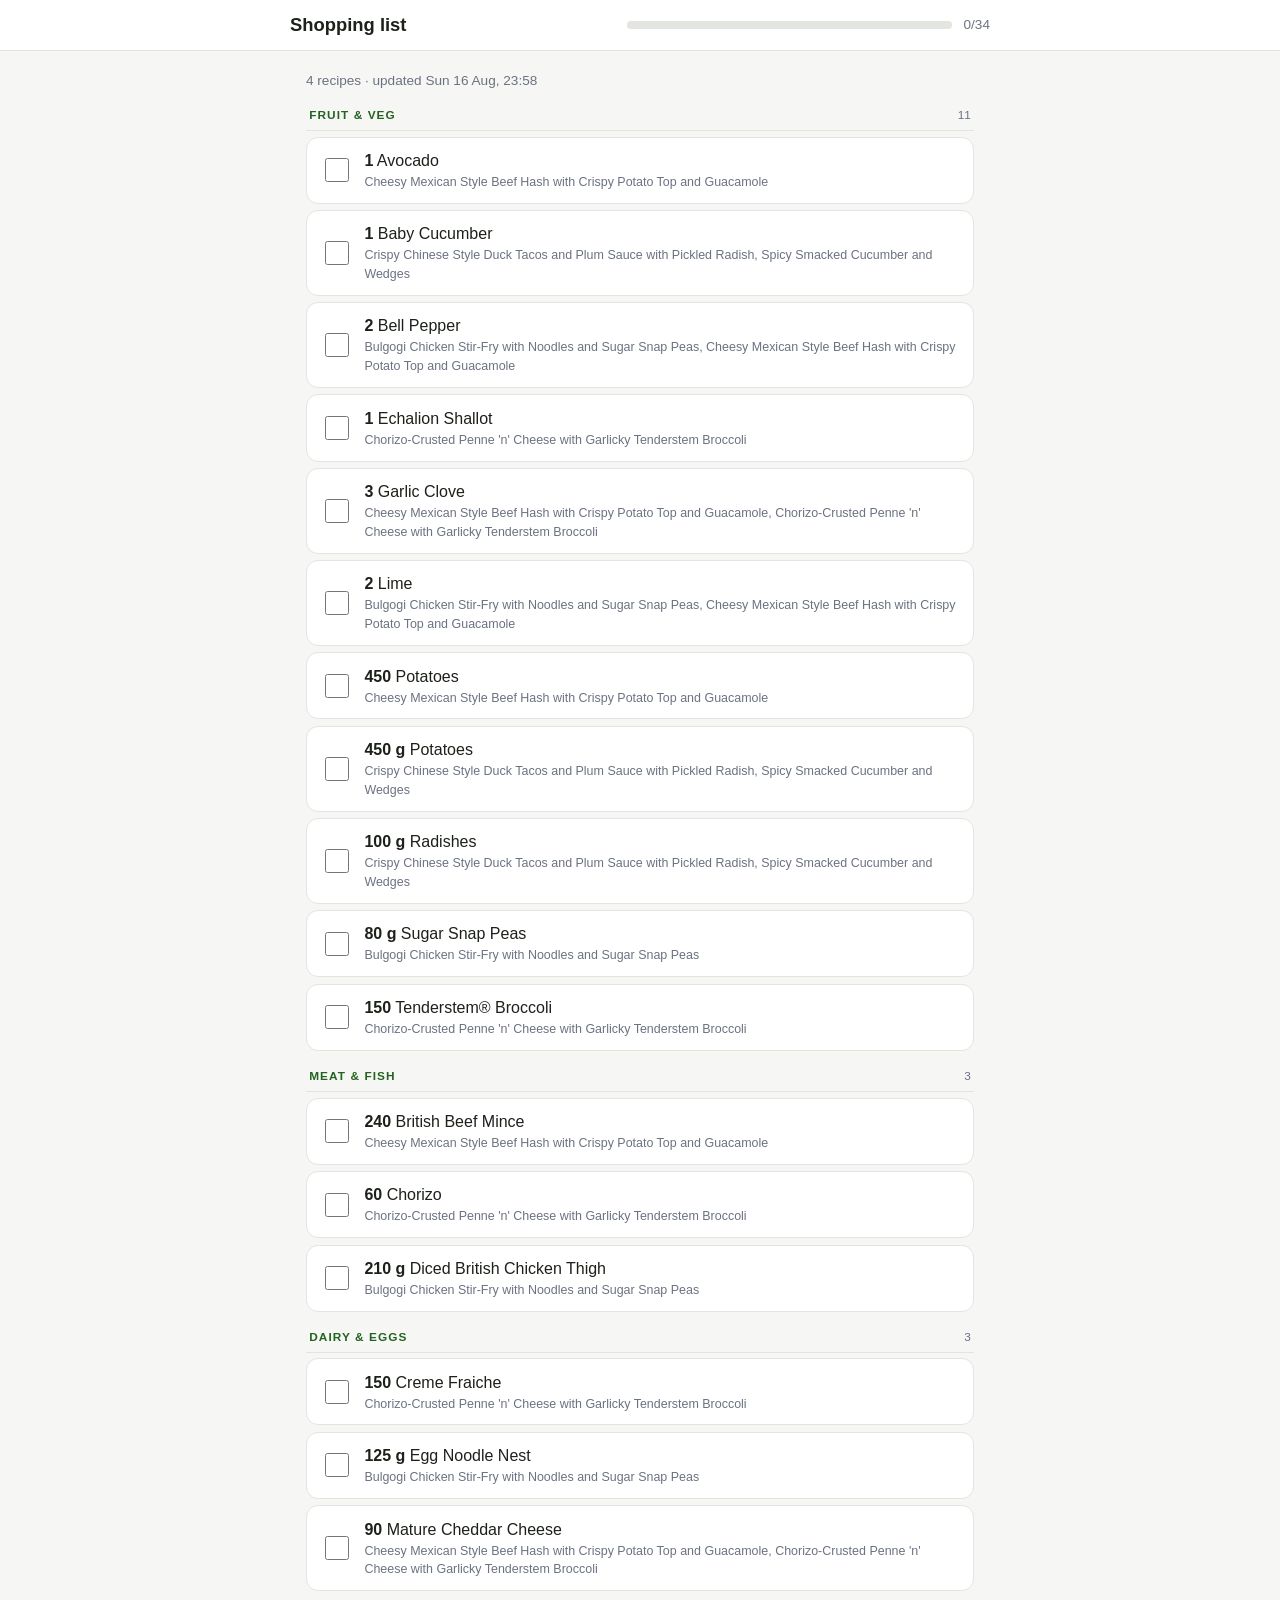
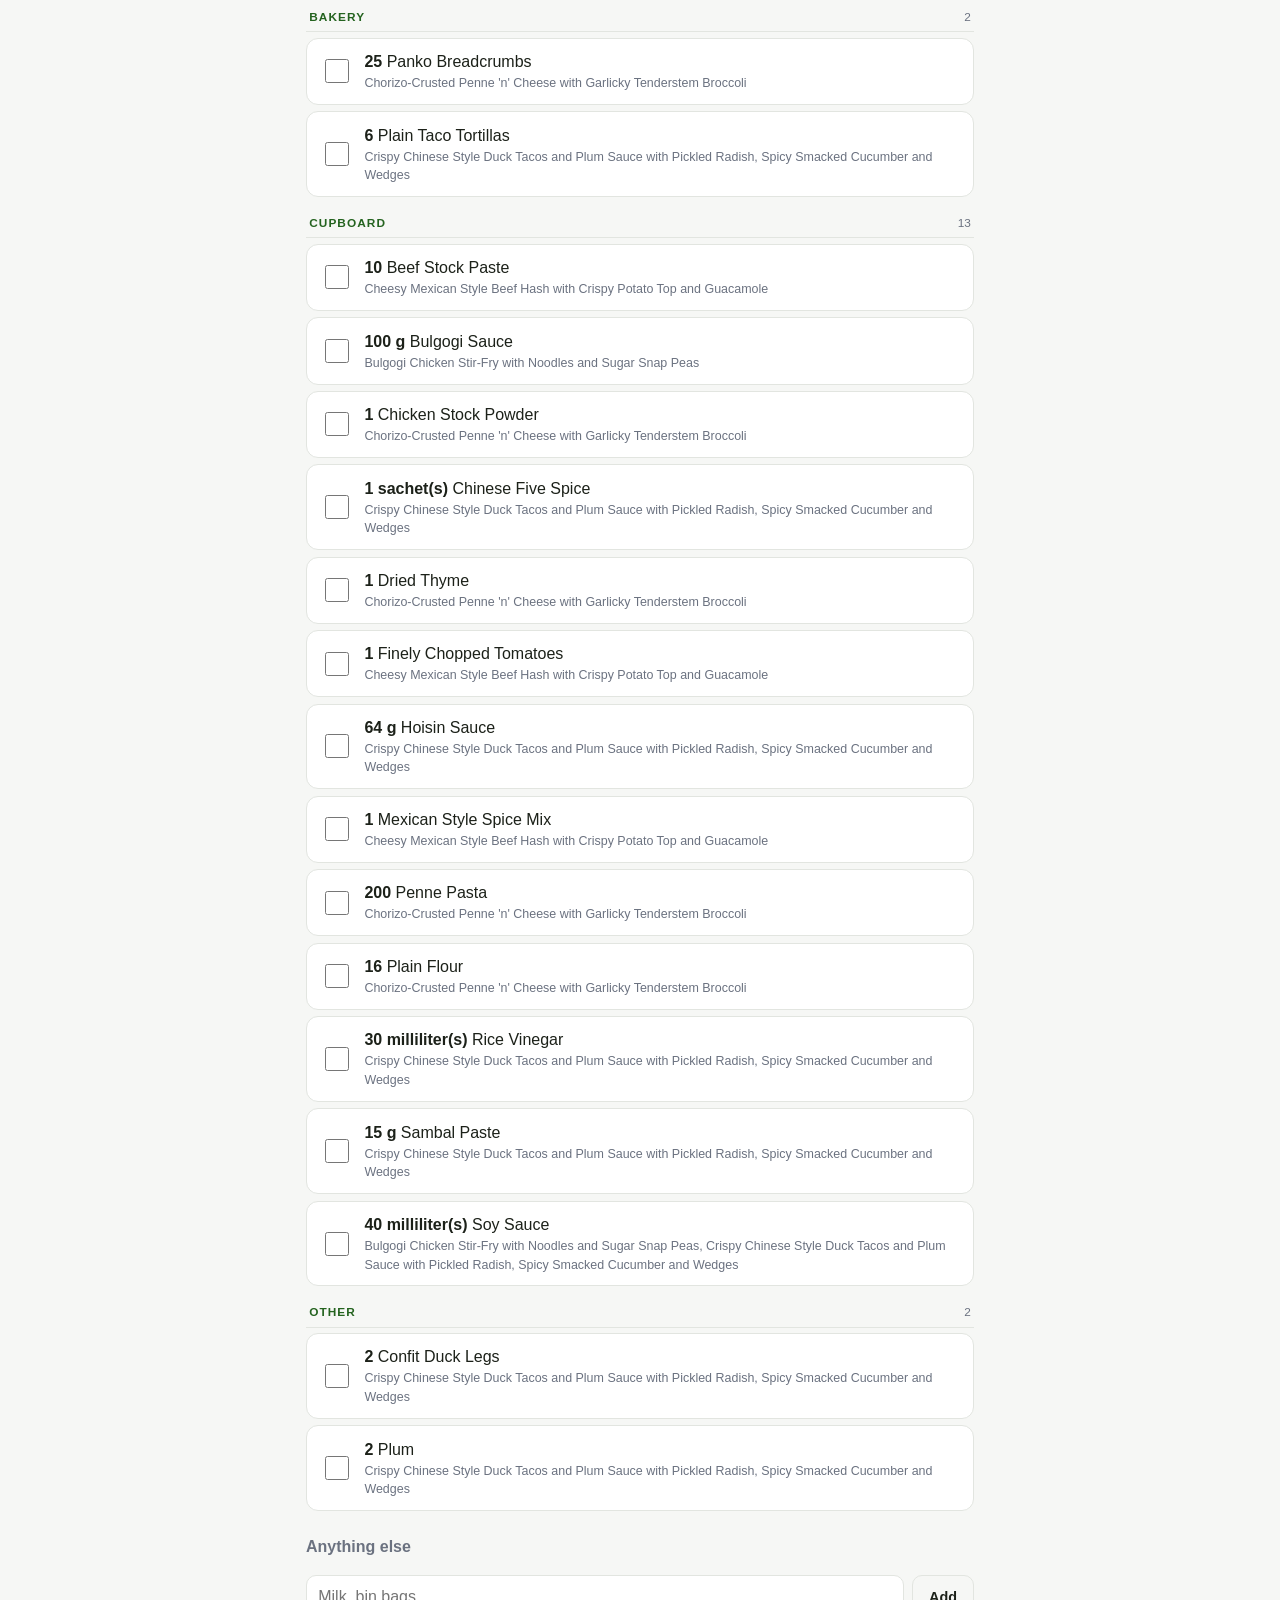
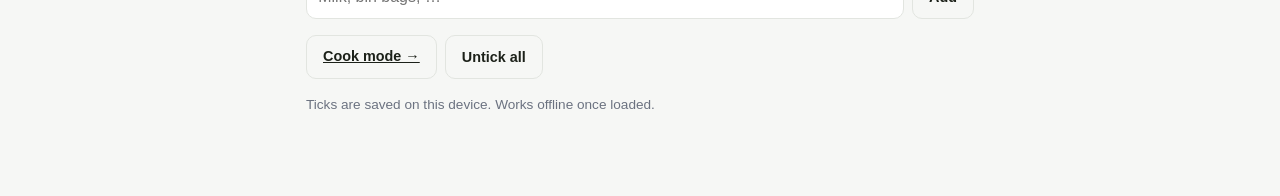
<file: docs/index.html>
<!DOCTYPE html>
<html lang="en">
<head>
<meta charset="UTF-8">
<meta name="viewport" content="width=device-width, initial-scale=1.0">
<meta name="theme-color" content="#2f7d32">
<title>Shopping List</title>
<link rel="manifest" href="./manifest.json">
<link rel="icon" href="./icon.svg" type="image/svg+xml">
<link rel="apple-touch-icon" href="./icon.svg">
<meta name="apple-mobile-web-app-capable" content="yes">
<meta name="apple-mobile-web-app-title" content="Shopping">
<style>
:root {
  --bg:#f6f7f5; --surface:#fff; --border:#e2e5e0; --text:#1c2119;
  --muted:#6b7280; --accent:#2f7d32; --accent-dark:#24631f; --accent-soft:#eaf4ea;
}
@media (prefers-color-scheme: dark) {
  :root {
    --bg:#14171a; --surface:#1d2125; --border:#2d3339; --text:#e8eae7;
    --muted:#9aa3ad; --accent:#5cbf60; --accent-dark:#7bd47f; --accent-soft:#1e2c1f;
  }
}
*{box-sizing:border-box}
body{margin:0;font-family:-apple-system,BlinkMacSystemFont,"Segoe UI",Roboto,Arial,sans-serif;
     background:var(--bg);color:var(--text);line-height:1.5;-webkit-text-size-adjust:100%}
header{position:sticky;top:0;z-index:10;background:var(--surface);
       border-bottom:1px solid var(--border);padding:.7rem 1rem}
.head-row{display:flex;align-items:center;gap:.75rem;max-width:700px;margin:0 auto}
h1{font-size:1.15rem;margin:0;flex:1}
main{max-width:700px;margin:0 auto;padding:1rem 1rem 4rem}
.track{flex:1;height:8px;background:var(--border);border-radius:999px;overflow:hidden}
.fill{height:100%;background:var(--accent);transition:width .25s ease}
.count{font-size:.85rem;color:var(--muted);white-space:nowrap}
ul{list-style:none;margin:0;padding:0}
li{background:var(--surface);border:1px solid var(--border);border-radius:12px;
   margin-bottom:.4rem;overflow:hidden}
label{display:flex;align-items:center;gap:.75rem;padding:.7rem .9rem;
      min-height:56px;cursor:pointer}
input[type=checkbox]{width:24px;height:24px;accent-color:var(--accent);flex:0 0 auto;cursor:pointer}
.txt{flex:1;min-width:0}
.qty{font-weight:700}
.for{display:block;font-size:.78rem;color:var(--muted)}
li.done{opacity:.5}
li.done .txt{text-decoration:line-through}
/* Aisle signposts: readable while scanning one-handed, without competing
   with the items themselves. */
li.aisle-head{background:transparent;border:none;border-radius:0;margin:1.1rem 0 .35rem;
  padding:0 .2rem .3rem;border-bottom:1px solid var(--border);
  font-size:.74rem;font-weight:700;text-transform:uppercase;letter-spacing:.09em;
  color:var(--accent-dark);display:flex;justify-content:space-between;align-items:baseline}
li.aisle-head:first-child{margin-top:0}
li.aisle-head .n{font-weight:500;color:var(--muted);letter-spacing:0}
.pill{display:inline-block;font-size:.7rem;font-weight:700;text-transform:uppercase;
      letter-spacing:.03em;padding:.1rem .45rem;border-radius:999px;
      background:var(--accent-soft);color:var(--accent-dark);border:1px solid var(--border)}
.meta{color:var(--muted);font-size:.85rem;margin:.25rem 0 1rem}
.btn{display:inline-flex;align-items:center;justify-content:center;min-height:44px;
     padding:.5rem 1rem;border:1px solid var(--border);border-radius:10px;
     background:transparent;color:var(--text);font-size:.9rem;font-weight:600;
     cursor:pointer;font-family:inherit}
.btn:hover{background:var(--accent-soft);color:var(--accent-dark)}
.row{display:flex;gap:.5rem;margin:1rem 0;flex-wrap:wrap}
.add{display:flex;gap:.5rem;margin-top:1rem}
.add input[type=text]{flex:1;padding:.65rem .7rem;min-height:44px;border:1px solid var(--border);
     border-radius:10px;background:var(--surface);color:var(--text);font-size:1rem}
h2{font-size:1rem;margin:1.5rem 0 .5rem;color:var(--muted)}
.empty{text-align:center;padding:2rem 1rem;color:var(--muted)}
</style>
</head>
<body>
<header>
  <div class="head-row">
    <h1>Shopping list</h1>
    <div class="track"><div class="fill" id="fill"></div></div>
    <span class="count" id="count"></span>
  </div>
</header>
<main>
  <p class="meta">4 recipes &middot; updated Sun 16 Aug, 23:58</p>
  <ul id="list"><li class="aisle-head">Fruit &amp; Veg<span class="n">11</span></li>
<li><label><input type="checkbox" data-key="avocado|"><span class="txt"><span class="qty">1</span> Avocado<span class="for">Cheesy Mexican Style Beef Hash with Crispy Potato Top and Guacamole</span></span></label></li>
<li><label><input type="checkbox" data-key="baby cucumber|"><span class="txt"><span class="qty">1</span> Baby Cucumber<span class="for">Crispy Chinese Style Duck Tacos and Plum Sauce with Pickled Radish, Spicy Smacked Cucumber and Wedges</span></span></label></li>
<li><label><input type="checkbox" data-key="bell pepper|"><span class="txt"><span class="qty">2</span> Bell Pepper<span class="for">Bulgogi Chicken Stir-Fry with Noodles and Sugar Snap Peas, Cheesy Mexican Style Beef Hash with Crispy Potato Top and Guacamole</span></span></label></li>
<li><label><input type="checkbox" data-key="echalion shallot|"><span class="txt"><span class="qty">1</span> Echalion Shallot<span class="for">Chorizo-Crusted Penne &#x27;n&#x27; Cheese with Garlicky Tenderstem Broccoli</span></span></label></li>
<li><label><input type="checkbox" data-key="garlic|"><span class="txt"><span class="qty">3</span> Garlic Clove<span class="for">Cheesy Mexican Style Beef Hash with Crispy Potato Top and Guacamole, Chorizo-Crusted Penne &#x27;n&#x27; Cheese with Garlicky Tenderstem Broccoli</span></span></label></li>
<li><label><input type="checkbox" data-key="lime|"><span class="txt"><span class="qty">2</span> Lime<span class="for">Bulgogi Chicken Stir-Fry with Noodles and Sugar Snap Peas, Cheesy Mexican Style Beef Hash with Crispy Potato Top and Guacamole</span></span></label></li>
<li><label><input type="checkbox" data-key="potato|"><span class="txt"><span class="qty">450</span> Potatoes<span class="for">Cheesy Mexican Style Beef Hash with Crispy Potato Top and Guacamole</span></span></label></li>
<li><label><input type="checkbox" data-key="potato|g"><span class="txt"><span class="qty">450 g</span> Potatoes<span class="for">Crispy Chinese Style Duck Tacos and Plum Sauce with Pickled Radish, Spicy Smacked Cucumber and Wedges</span></span></label></li>
<li><label><input type="checkbox" data-key="radishes|g"><span class="txt"><span class="qty">100 g</span> Radishes<span class="for">Crispy Chinese Style Duck Tacos and Plum Sauce with Pickled Radish, Spicy Smacked Cucumber and Wedges</span></span></label></li>
<li><label><input type="checkbox" data-key="sugar snap peas|g"><span class="txt"><span class="qty">80 g</span> Sugar Snap Peas<span class="for">Bulgogi Chicken Stir-Fry with Noodles and Sugar Snap Peas</span></span></label></li>
<li><label><input type="checkbox" data-key="tenderstem® broccoli|"><span class="txt"><span class="qty">150</span> Tenderstem® Broccoli<span class="for">Chorizo-Crusted Penne &#x27;n&#x27; Cheese with Garlicky Tenderstem Broccoli</span></span></label></li>
<li class="aisle-head">Meat &amp; Fish<span class="n">3</span></li>
<li><label><input type="checkbox" data-key="british beef mince|"><span class="txt"><span class="qty">240</span> British Beef Mince<span class="for">Cheesy Mexican Style Beef Hash with Crispy Potato Top and Guacamole</span></span></label></li>
<li><label><input type="checkbox" data-key="chorizo|"><span class="txt"><span class="qty">60</span> Chorizo<span class="for">Chorizo-Crusted Penne &#x27;n&#x27; Cheese with Garlicky Tenderstem Broccoli</span></span></label></li>
<li><label><input type="checkbox" data-key="diced british chicken thigh|g"><span class="txt"><span class="qty">210 g</span> Diced British Chicken Thigh<span class="for">Bulgogi Chicken Stir-Fry with Noodles and Sugar Snap Peas</span></span></label></li>
<li class="aisle-head">Dairy &amp; Eggs<span class="n">3</span></li>
<li><label><input type="checkbox" data-key="creme fraiche|"><span class="txt"><span class="qty">150</span> Creme Fraiche<span class="for">Chorizo-Crusted Penne &#x27;n&#x27; Cheese with Garlicky Tenderstem Broccoli</span></span></label></li>
<li><label><input type="checkbox" data-key="egg noodle nest|g"><span class="txt"><span class="qty">125 g</span> Egg Noodle Nest<span class="for">Bulgogi Chicken Stir-Fry with Noodles and Sugar Snap Peas</span></span></label></li>
<li><label><input type="checkbox" data-key="mature cheddar cheese|"><span class="txt"><span class="qty">90</span> Mature Cheddar Cheese<span class="for">Cheesy Mexican Style Beef Hash with Crispy Potato Top and Guacamole, Chorizo-Crusted Penne &#x27;n&#x27; Cheese with Garlicky Tenderstem Broccoli</span></span></label></li>
<li class="aisle-head">Bakery<span class="n">2</span></li>
<li><label><input type="checkbox" data-key="panko breadcrumbs|"><span class="txt"><span class="qty">25</span> Panko Breadcrumbs<span class="for">Chorizo-Crusted Penne &#x27;n&#x27; Cheese with Garlicky Tenderstem Broccoli</span></span></label></li>
<li><label><input type="checkbox" data-key="plain taco tortillas|"><span class="txt"><span class="qty">6</span> Plain Taco Tortillas<span class="for">Crispy Chinese Style Duck Tacos and Plum Sauce with Pickled Radish, Spicy Smacked Cucumber and Wedges</span></span></label></li>
<li class="aisle-head">Cupboard<span class="n">13</span></li>
<li><label><input type="checkbox" data-key="beef stock paste|"><span class="txt"><span class="qty">10</span> Beef Stock Paste<span class="for">Cheesy Mexican Style Beef Hash with Crispy Potato Top and Guacamole</span></span></label></li>
<li><label><input type="checkbox" data-key="bulgogi sauce|g"><span class="txt"><span class="qty">100 g</span> Bulgogi Sauce<span class="for">Bulgogi Chicken Stir-Fry with Noodles and Sugar Snap Peas</span></span></label></li>
<li><label><input type="checkbox" data-key="chicken stock powder|"><span class="txt"><span class="qty">1</span> Chicken Stock Powder<span class="for">Chorizo-Crusted Penne &#x27;n&#x27; Cheese with Garlicky Tenderstem Broccoli</span></span></label></li>
<li><label><input type="checkbox" data-key="chinese five spice|sachet(s)"><span class="txt"><span class="qty">1 sachet(s)</span> Chinese Five Spice<span class="for">Crispy Chinese Style Duck Tacos and Plum Sauce with Pickled Radish, Spicy Smacked Cucumber and Wedges</span></span></label></li>
<li><label><input type="checkbox" data-key="dried thyme|"><span class="txt"><span class="qty">1</span> Dried Thyme<span class="for">Chorizo-Crusted Penne &#x27;n&#x27; Cheese with Garlicky Tenderstem Broccoli</span></span></label></li>
<li><label><input type="checkbox" data-key="finely chopped tomatoes|"><span class="txt"><span class="qty">1</span> Finely Chopped Tomatoes<span class="for">Cheesy Mexican Style Beef Hash with Crispy Potato Top and Guacamole</span></span></label></li>
<li><label><input type="checkbox" data-key="hoisin sauce|g"><span class="txt"><span class="qty">64 g</span> Hoisin Sauce<span class="for">Crispy Chinese Style Duck Tacos and Plum Sauce with Pickled Radish, Spicy Smacked Cucumber and Wedges</span></span></label></li>
<li><label><input type="checkbox" data-key="mexican style spice mix|"><span class="txt"><span class="qty">1</span> Mexican Style Spice Mix<span class="for">Cheesy Mexican Style Beef Hash with Crispy Potato Top and Guacamole</span></span></label></li>
<li><label><input type="checkbox" data-key="penne pasta|"><span class="txt"><span class="qty">200</span> Penne Pasta<span class="for">Chorizo-Crusted Penne &#x27;n&#x27; Cheese with Garlicky Tenderstem Broccoli</span></span></label></li>
<li><label><input type="checkbox" data-key="plain flour|"><span class="txt"><span class="qty">16</span> Plain Flour<span class="for">Chorizo-Crusted Penne &#x27;n&#x27; Cheese with Garlicky Tenderstem Broccoli</span></span></label></li>
<li><label><input type="checkbox" data-key="rice vinegar|milliliter(s)"><span class="txt"><span class="qty">30 milliliter(s)</span> Rice Vinegar<span class="for">Crispy Chinese Style Duck Tacos and Plum Sauce with Pickled Radish, Spicy Smacked Cucumber and Wedges</span></span></label></li>
<li><label><input type="checkbox" data-key="sambal paste|g"><span class="txt"><span class="qty">15 g</span> Sambal Paste<span class="for">Crispy Chinese Style Duck Tacos and Plum Sauce with Pickled Radish, Spicy Smacked Cucumber and Wedges</span></span></label></li>
<li><label><input type="checkbox" data-key="soy sauce|milliliter(s)"><span class="txt"><span class="qty">40 milliliter(s)</span> Soy Sauce<span class="for">Bulgogi Chicken Stir-Fry with Noodles and Sugar Snap Peas, Crispy Chinese Style Duck Tacos and Plum Sauce with Pickled Radish, Spicy Smacked Cucumber and Wedges</span></span></label></li>
<li class="aisle-head">Other<span class="n">2</span></li>
<li><label><input type="checkbox" data-key="confit duck legs|"><span class="txt"><span class="qty">2</span> Confit Duck Legs<span class="for">Crispy Chinese Style Duck Tacos and Plum Sauce with Pickled Radish, Spicy Smacked Cucumber and Wedges</span></span></label></li>
<li><label><input type="checkbox" data-key="plum|"><span class="txt"><span class="qty">2</span> Plum<span class="for">Crispy Chinese Style Duck Tacos and Plum Sauce with Pickled Radish, Spicy Smacked Cucumber and Wedges</span></span></label></li></ul>

  <h2>Anything else</h2>
  <div class="add">
    <input type="text" id="extra" placeholder="Milk, bin bags, …" autocomplete="off">
    <button class="btn" id="add-btn">Add</button>
  </div>
  <ul id="extras"></ul>

  <div class="row">
    <a class="btn" href="./cook.html">Cook mode &rarr;</a>
    <button class="btn" id="reset">Untick all</button>
  </div>
  <p class="meta">Ticks are saved on this device. Works offline once loaded.</p>
</main>

<script>
(function () {
  // Ticks are keyed by ingredient, not by position, so republishing the list
  // after adding a recipe keeps everything you'd already ticked.
  var STORE = 'shopping-ticks-v1';
  var EXTRAS = 'shopping-extras-v1';

  function load(key) {
    try { return JSON.parse(localStorage.getItem(key)) || {}; }
    catch (e) { return {}; }
  }
  function save(key, val) {
    try { localStorage.setItem(key, JSON.stringify(val)); } catch (e) {}
  }

  var ticks = load(STORE);
  var extras = load(EXTRAS);
  if (!Array.isArray(extras.items)) extras = { items: [] };

  function refresh() {
    var boxes = document.querySelectorAll('input[type=checkbox]');
    var done = 0;
    boxes.forEach(function (b) { if (b.checked) done++; });
    var total = boxes.length;
    document.getElementById('fill').style.width = total ? (done / total * 100) + '%' : '0%';
    document.getElementById('count').textContent = done + '/' + total;
  }

  function wire(box) {
    box.addEventListener('change', function () {
      box.closest('li').classList.toggle('done', box.checked);
      if (box.dataset.key) {
        ticks[box.dataset.key] = box.checked;
        save(STORE, ticks);
      } else {
        var i = parseInt(box.dataset.extra, 10);
        extras.items[i].done = box.checked;
        save(EXTRAS, extras);
      }
      refresh();
    });
  }

  document.querySelectorAll('#list input[type=checkbox]').forEach(function (box) {
    if (ticks[box.dataset.key]) {
      box.checked = true;
      box.closest('li').classList.add('done');
    }
    wire(box);
  });

  function renderExtras() {
    var ul = document.getElementById('extras');
    ul.innerHTML = '';
    extras.items.forEach(function (item, i) {
      var li = document.createElement('li');
      if (item.done) li.className = 'done';
      var label = document.createElement('label');
      var box = document.createElement('input');
      box.type = 'checkbox';
      box.dataset.extra = i;
      box.checked = !!item.done;
      var span = document.createElement('span');
      span.className = 'txt';
      // textContent, not innerHTML - whatever gets typed here is never markup.
      span.textContent = item.text;
      label.appendChild(box);
      label.appendChild(span);
      li.appendChild(label);
      ul.appendChild(li);
      wire(box);
    });
    refresh();
  }

  document.getElementById('add-btn').addEventListener('click', function () {
    var input = document.getElementById('extra');
    var text = input.value.trim();
    if (!text) return;
    extras.items.push({ text: text, done: false });
    save(EXTRAS, extras);
    input.value = '';
    renderExtras();
  });

  document.getElementById('extra').addEventListener('keydown', function (e) {
    if (e.key === 'Enter') { e.preventDefault(); document.getElementById('add-btn').click(); }
  });

  document.getElementById('reset').addEventListener('click', function () {
    if (!confirm('Untick everything?')) return;
    ticks = {};
    save(STORE, ticks);
    extras.items.forEach(function (i) { i.done = false; });
    save(EXTRAS, extras);
    document.querySelectorAll('#list input[type=checkbox]').forEach(function (b) {
      b.checked = false;
      b.closest('li').classList.remove('done');
    });
    renderExtras();
  });

  renderExtras();

  if ('serviceWorker' in navigator) {
    navigator.serviceWorker.register('./sw.js').catch(function () {});
  }
})();
</script>
</body>
</html>
</file>
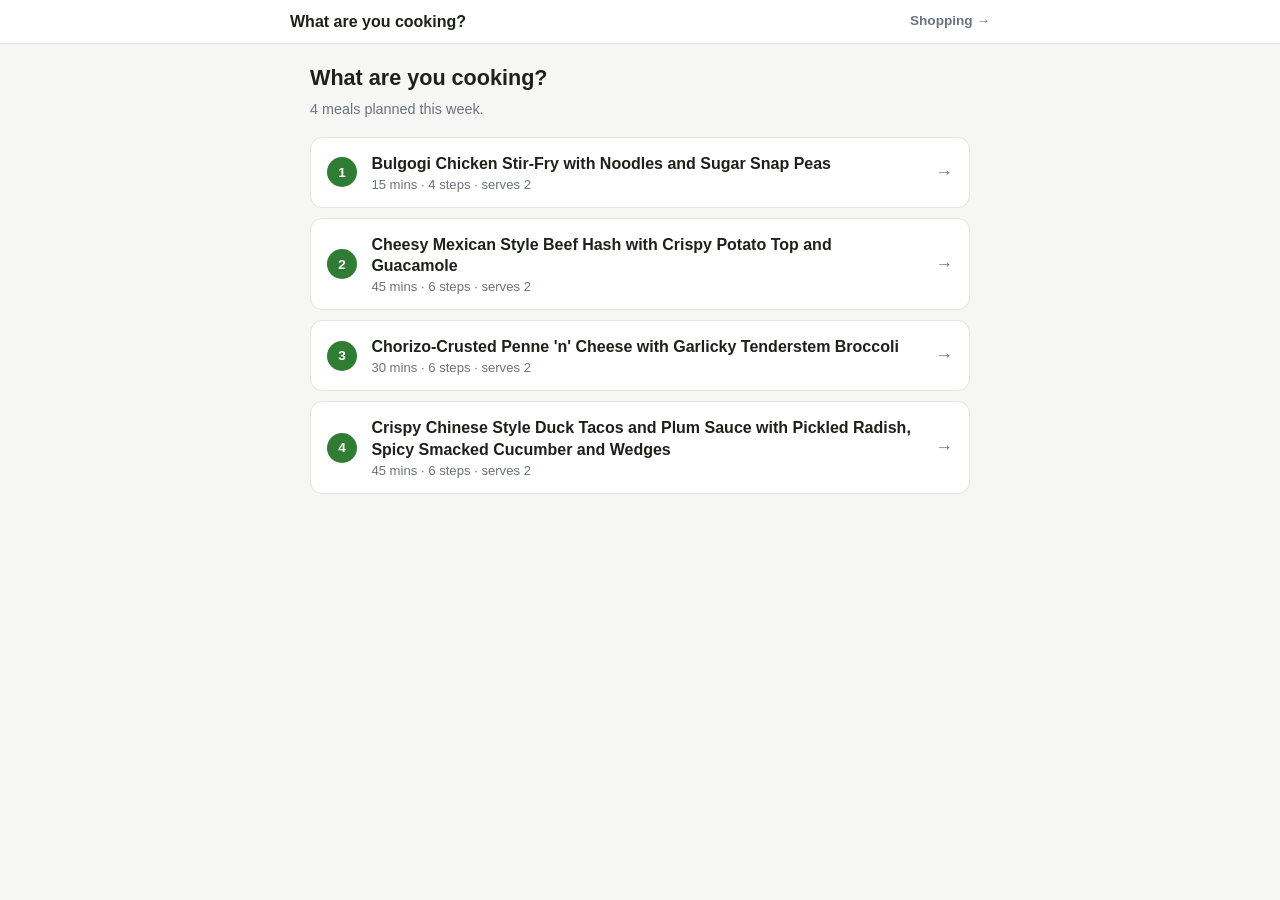
<file: docs/cook.html>
<!DOCTYPE html>
<html lang="en">
<head>
<meta charset="UTF-8">
<meta name="viewport" content="width=device-width, initial-scale=1.0">
<meta name="theme-color" content="#2f7d32">
<title>Cook</title>
<link rel="manifest" href="./manifest.json">
<link rel="icon" href="./icon.svg" type="image/svg+xml">
<link rel="apple-touch-icon" href="./icon.svg">
<meta name="apple-mobile-web-app-capable" content="yes">
<style>
:root {
  --bg:#f6f7f5; --surface:#fff; --border:#e2e5e0; --text:#1c2119;
  --muted:#6b7280; --accent:#2f7d32; --accent-dark:#24631f; --accent-soft:#eaf4ea;
}
@media (prefers-color-scheme: dark) {
  :root {
    --bg:#14171a; --surface:#1d2125; --border:#2d3339; --text:#e8eae7;
    --muted:#9aa3ad; --accent:#5cbf60; --accent-dark:#7bd47f; --accent-soft:#1e2c1f;
  }
}
*{box-sizing:border-box}
html,body{height:100%}
body{margin:0;font-family:-apple-system,BlinkMacSystemFont,"Segoe UI",Roboto,Arial,sans-serif;
     background:var(--bg);color:var(--text);line-height:1.5;-webkit-text-size-adjust:100%;
     display:flex;flex-direction:column;overscroll-behavior:none}
header{background:var(--surface);border-bottom:1px solid var(--border);padding:.6rem 1rem;flex:0 0 auto}
.bar{display:flex;align-items:center;gap:.6rem;max-width:700px;margin:0 auto}
h1{font-size:1rem;margin:0;flex:1;white-space:nowrap;overflow:hidden;text-overflow:ellipsis}
a.home{color:var(--muted);text-decoration:none;font-size:.85rem;font-weight:600;white-space:nowrap}
a.home:hover{color:var(--accent-dark)}
#back{display:none;min-width:44px;min-height:40px;border:1px solid var(--border);
      border-radius:9px;background:transparent;color:var(--text);font-size:1rem;
      cursor:pointer;font-family:inherit;flex:0 0 auto}
#back:hover{background:var(--accent-soft);color:var(--accent-dark)}
body.in-recipe #back{display:block}

/* --- chooser ---
   Visible by default so the page shows the list immediately, before the
   routing script runs. JS hides it once you pick a recipe. */
#chooser{display:block;padding:1.1rem 1.2rem 2rem;overflow-y:auto;flex:1 1 auto}
body.in-recipe #chooser{display:none}
footer{display:none}
body.in-recipe footer, body.no-chooser footer{display:block}
.chooser-inner{max-width:660px;margin:0 auto}
.chooser-inner h2{font-size:1.35rem;margin:0 0 .3rem}
.pick{display:flex;align-items:center;gap:.9rem;width:100%;text-align:left;
      background:var(--surface);border:1px solid var(--border);border-radius:12px;
      padding:.95rem 1rem;margin-bottom:.6rem;cursor:pointer;color:var(--text);
      font-family:inherit;font-size:1rem;min-height:64px}
.pick:hover{border-color:var(--accent);background:var(--accent-soft)}
.pick .n{flex:0 0 auto;width:30px;height:30px;border-radius:50%;background:var(--accent);
         color:#fff;display:flex;align-items:center;justify-content:center;
         font-weight:700;font-size:.85rem}
.pick .t{flex:1;min-width:0}
.pick .nm{display:block;font-weight:600;line-height:1.35}
.pick .sub{display:block;font-size:.82rem;color:var(--muted);margin-top:.15rem}
.pick .go{flex:0 0 auto;color:var(--muted);font-size:1.1rem}

main{flex:1 1 auto;min-height:0;display:flex;flex-direction:column}
.deck{display:none;flex:1 1 auto;min-height:0;flex-direction:column}
.deck.active{display:flex}

.track{flex:1 1 auto;min-height:0;display:flex;overflow-x:auto;overflow-y:hidden;
       scroll-snap-type:x mandatory;-webkit-overflow-scrolling:touch;scrollbar-width:none}
.track::-webkit-scrollbar{display:none}

.card{flex:0 0 100%;width:100%;scroll-snap-align:center;scroll-snap-stop:always;
      padding:1.1rem 1.2rem 1.5rem;overflow-y:auto;display:flex;flex-direction:column}
.card-inner{max-width:660px;margin:0 auto;width:100%}
.step-no{font-size:.78rem;font-weight:700;text-transform:uppercase;letter-spacing:.06em;
         color:var(--accent-dark);margin-bottom:.3rem}
.cap{font-size:1.05rem;font-weight:700;margin-bottom:.5rem}
.shot{width:100%;max-height:38vh;object-fit:cover;border-radius:10px;margin-bottom:.7rem;
      background:var(--border)}
.step-text{font-size:1.22rem;line-height:1.55}
@media (min-width:640px){ .step-text{font-size:1.3rem} }

ul.ing{list-style:none;margin:.3rem 0 0;padding:0}
ul.ing li{display:flex;gap:.6rem;padding:.5rem 0;border-bottom:1px solid var(--border);font-size:1.05rem}
ul.ing li:last-child{border-bottom:none}
.q{font-weight:700;flex:0 0 auto;min-width:4.5rem}
.pill{display:inline-block;font-size:.68rem;font-weight:700;text-transform:uppercase;
      letter-spacing:.03em;padding:.05rem .4rem;border-radius:999px;
      background:var(--accent-soft);color:var(--accent-dark);border:1px solid var(--border)}
.meta{color:var(--muted);font-size:.9rem;margin:.2rem 0 1rem}
h2{font-size:1.3rem;margin:0 0 .4rem}

footer{flex:0 0 auto;background:var(--surface);border-top:1px solid var(--border);padding:.5rem 1rem}
.nav{display:flex;align-items:center;gap:.6rem;max-width:700px;margin:0 auto}
.dots{flex:1;display:flex;gap:.3rem;justify-content:center;flex-wrap:wrap}
.dot{width:8px;height:8px;border-radius:50%;background:var(--border);transition:background .2s,transform .2s}
.dot.on{background:var(--accent);transform:scale(1.35)}
button.nav-btn{min-width:52px;min-height:46px;border:1px solid var(--border);border-radius:10px;
       background:transparent;color:var(--text);font-size:1.2rem;cursor:pointer;font-family:inherit}
button.nav-btn:hover:not(:disabled){background:var(--accent-soft);color:var(--accent-dark)}
button.nav-btn:disabled{opacity:.3;cursor:default}
.awake{display:flex;align-items:center;gap:.35rem;font-size:.8rem;color:var(--muted);
       justify-content:center;padding:.35rem 0 0}
.empty{text-align:center;padding:3rem 1rem;color:var(--muted)}
</style>
</head>
<body>
<header>
  <div class="bar">
    <button id="back" aria-label="Back to recipe list">&larr;</button>
    <h1 id="title">Cook</h1>
    <a class="home" href="./index.html">Shopping&nbsp;&rarr;</a>
  </div>
</header>

<main id="main">
<div id="chooser"><div class="chooser-inner"><h2>What are you cooking?</h2><p class="meta">4 meals planned this week.</p><button class="pick" data-index="0"><span class="n">1</span><span class="t"><span class="nm">Bulgogi Chicken Stir-Fry with Noodles and Sugar Snap Peas</span><span class="sub">15 mins · 4 steps · serves 2</span></span><span class="go">&rarr;</span></button><button class="pick" data-index="1"><span class="n">2</span><span class="t"><span class="nm">Cheesy Mexican Style Beef Hash with Crispy Potato Top and Guacamole</span><span class="sub">45 mins · 6 steps · serves 2</span></span><span class="go">&rarr;</span></button><button class="pick" data-index="2"><span class="n">3</span><span class="t"><span class="nm">Chorizo-Crusted Penne &#x27;n&#x27; Cheese with Garlicky Tenderstem Broccoli</span><span class="sub">30 mins · 6 steps · serves 2</span></span><span class="go">&rarr;</span></button><button class="pick" data-index="3"><span class="n">4</span><span class="t"><span class="nm">Crispy Chinese Style Duck Tacos and Plum Sauce with Pickled Radish, Spicy Smacked Cucumber and Wedges</span><span class="sub">45 mins · 6 steps · serves 2</span></span><span class="go">&rarr;</span></button></div></div>
<div class="deck" data-name="Bulgogi Chicken Stir-Fry with Noodles and Sugar Snap Peas"><div class="track"><div class="card"><div class="card-inner"><h2>Bulgogi Chicken Stir-Fry with Noodles and Sugar Snap Peas</h2><p class="meta">15 mins · serves 2</p><ul class="ing"><li><span class="q">1</span><span>Bell Pepper</span></li><li><span class="q">1</span><span>Lime</span></li><li><span class="q">210 g</span><span>Diced British Chicken Thigh</span></li><li><span class="q">125 g</span><span>Egg Noodle Nest</span></li><li><span class="q">80 g</span><span>Sugar Snap Peas</span></li><li><span class="q">100 g</span><span>Bulgogi Sauce</span></li><li><span class="q">25 milliliter(s)</span><span>Soy Sauce</span></li></ul></div></div><div class="card"><div class="card-inner"><div class="step-no">Step 1 of 4</div><div class="cap">Get Prepped</div><img class="shot" src="./img/1d33a6fcae905c37.jpg" alt="Get Prepped" loading="lazy"><div class="step-text">Boil a full kettle. Pour it into a saucepan with 1/4 tsp salt on high heat. Slice the pepper into strips. Cut the lime into wedges.</div></div></div><div class="card"><div class="card-inner"><div class="step-no">Step 2 of 4</div><div class="cap">Fry Time</div><img class="shot" src="./img/5de7d5a70615dd0b.jpg" alt="Fry Time" loading="lazy"><div class="step-text">Heat a drizzle of oil in a frying pan on medium-high heat. Once hot, fry the chicken, 8-10 mins. Season with salt and pepper. IMPORTANT: Wash hands and utensils after handling raw meat. Cook so there&#x27;s no pink in the middle. Meanwhile, boil the noodles, 3-4 mins. Once cooked, drain and run under cold water.</div></div></div><div class="card"><div class="card-inner"><div class="step-no">Step 3 of 4</div><div class="cap">Add the Veg</div><img class="shot" src="./img/b7694744c13a520b.jpg" alt="Add the Veg" loading="lazy"><div class="step-text">Next, add the pepper and sugar snap peas to the pan and fry, 3-4 mins. Stir in the bulgogi and soy and fry, 1-2 mins. Add the cooked noodles to the pan. Toss to coat and warm through, 1-2 mins. Add a splash of water if it&#x27;s dry.</div></div></div><div class="card"><div class="card-inner"><div class="step-no">Step 4 of 4</div><div class="cap">Dinner&#x27;s Ready!</div><img class="shot" src="./img/7a22a8c52dd559f4.jpg" alt="Dinner&#x27;s Ready!" loading="lazy"><div class="step-text">Share the chicken noodles between your bowls. Serve with a lime wedge on the side for squeezing over. Enjoy!</div></div></div></div></div><div class="deck" data-name="Cheesy Mexican Style Beef Hash with Crispy Potato Top and Guacamole"><div class="track"><div class="card"><div class="card-inner"><h2>Cheesy Mexican Style Beef Hash with Crispy Potato Top and Guacamole</h2><p class="meta">45 mins · serves 2</p><ul class="ing"><li><span class="q">450</span><span>Potatoes</span></li><li><span class="q">1</span><span>Bell Pepper</span></li><li><span class="q">2</span><span>Garlic Clove</span></li><li><span class="q">240</span><span>British Beef Mince</span></li><li><span class="q">1</span><span>Mexican Style Spice Mix</span></li><li><span class="q">1</span><span>Finely Chopped Tomatoes</span></li><li><span class="q">10</span><span>Beef Stock Paste</span></li><li><span class="q">1</span><span>Avocado</span></li><li><span class="q">1</span><span>Lime</span></li><li><span class="q">30</span><span>Mature Cheddar Cheese</span></li><li><span class="q">50</span><span>Water for the Beef <span class="pill">cupboard</span></span></li></ul></div></div><div class="card"><div class="card-inner"><div class="step-no">Step 1 of 6</div><div class="cap">Roast the Potatoes</div><img class="shot" src="./img/c4655151fd4569d5.jpg" alt="Roast the Potatoes" loading="lazy"><div class="step-text">Preheat your oven to 200°C. Chop the potatoes into 2cm chunks (no need to peel). Pop them on a large baking tray. Drizzle with oil, then season with salt and pepper. Toss to coat, then spread out in a single layer. TIP: Use two baking trays if necessary. Roast on the top shelf of your oven until golden, 25-30 mins. Turn halfway through.</div></div></div><div class="card"><div class="card-inner"><div class="step-no">Step 2 of 6</div><div class="cap">Get Prepped</div><img class="shot" src="./img/247051050ac9062f.jpg" alt="Get Prepped" loading="lazy"><div class="step-text">Meanwhile, halve the pepper, discard the core and seeds then chop into 2cm chunks. Peel and grate the garlic (or use a garlic press).</div></div></div><div class="card"><div class="card-inner"><div class="step-no">Step 3 of 6</div><div class="cap">Brown the Beef</div><img class="shot" src="./img/088159ecccb86614.jpg" alt="Brown the Beef" loading="lazy"><div class="step-text">Heat a drizzle of oil in a large frying pan on medium-high heat. When hot, add the beef mince and cook until browned, 4-5 mins, breaking it up with a spoon as it cooks. IMPORTANT: Wash your hands and equipment after handling raw mince. The mince is cooked when no longer pink in the middle. Once browned, drain and discard any excess fat. Add the pepper to the beef, stir together, and cook until softened, 5-7 mins, stirring occasionally. Season with salt and pepper.</div></div></div><div class="card"><div class="card-inner"><div class="step-no">Step 4 of 6</div><div class="cap">Simmer</div><img class="shot" src="./img/73c6f4f6aec4038b.jpg" alt="Simmer" loading="lazy"><div class="step-text">Stir the Mexican style spice mix and garlic into the beef and cook for 1 min. Pour in the chopped tomatoes and water (see ingredients for amount). Stir in the beef stock paste, bring to the boil then reduce the heat to medium. Allow to simmer and thicken, stirring occasionally until there is almost no liquid left, 12-15 mins. TIP: Add a splash more water if the mixture looks a little dry.</div></div></div><div class="card"><div class="card-inner"><div class="step-no">Step 5 of 6</div><div class="cap">Make the Guacamole</div><img class="shot" src="./img/d98a4a73e38cf54f.jpg" alt="Make the Guacamole" loading="lazy"><div class="step-text">Meanwhile, slice lengthways into the avocado. Once you reach the stone, turn the avocado around to cut it in half. Twist each half and pull it apart. Remove the stone then scoop out the insides into a bowl. Halve the lime and add a squeeze of juice and a pinch of salt and pepper. Mash with a fork. Taste and add more salt, pepper and lime juice if required. Grate the cheese.</div></div></div><div class="card"><div class="card-inner"><div class="step-no">Step 6 of 6</div><div class="cap">Finish and Serve</div><img class="shot" src="./img/4db0aaa59e637aab.jpg" alt="Finish and Serve" loading="lazy"><div class="step-text">Once the sauce has thickened, season with salt and pepper to taste. Spoon into an ovenproof dish. Top with the roasted potato and sprinkle over the cheese. Place on the top shelf of your oven and bake until the cheese has melted and is nice and golden, 10-12 mins. Once golden, serve in deep bowls with a dollop of guacamole. Enjoy!</div></div></div></div></div><div class="deck" data-name="Chorizo-Crusted Penne &#x27;n&#x27; Cheese with Garlicky Tenderstem Broccoli"><div class="track"><div class="card"><div class="card-inner"><h2>Chorizo-Crusted Penne &#x27;n&#x27; Cheese with Garlicky Tenderstem Broccoli</h2><p class="meta">30 mins · serves 2</p><ul class="ing"><li><span class="q">16</span><span>Plain Flour</span></li><li><span class="q">200</span><span>Penne Pasta</span></li><li><span class="q">150</span><span>Tenderstem® Broccoli</span></li><li><span class="q">1</span><span>Chicken Stock Powder</span></li><li><span class="q">1</span><span>Echalion Shallot</span></li><li><span class="q">1</span><span>Dried Thyme</span></li><li><span class="q">60</span><span>Chorizo</span></li><li><span class="q">1</span><span>Garlic Clove</span></li><li><span class="q">60</span><span>Mature Cheddar Cheese</span></li><li><span class="q">25</span><span>Panko Breadcrumbs</span></li><li><span class="q">150</span><span>Creme Fraiche</span></li><li><span class="q">1</span><span>Olive Oil <span class="pill">cupboard</span></span></li><li><span class="q">200</span><span>Water for the Sauce <span class="pill">cupboard</span></span></li></ul></div></div><div class="card"><div class="card-inner"><div class="step-no">Step 1 of 6</div><div class="cap">Get Prepped</div><img class="shot" src="./img/5bd7012772b41b2c.jpg" alt="Get Prepped" loading="lazy"><div class="step-text">Preheat your oven to 200°C. Bring a large saucepan of water to the boil with 0.5 tsp of salt for the pasta. Halve, peel and thinly slice the shallot. Peel and grate the garlic (or use a garlic press). Grate the cheese. Once boiling, add the wheat penne to the water, simmer until cooked, 12 mins. Drain in a colander, pop back in the pan and stir through a little oil to stop it sticking together.</div></div></div><div class="card"><div class="card-inner"><div class="step-no">Step 2 of 6</div><div class="cap">Make the Crumb</div><img class="shot" src="./img/7ed1045b4bff6300.jpg" alt="Make the Crumb" loading="lazy"><div class="step-text">Heat a drizzle of oil in a frying pan on medium-high heat. Once the oil is hot, add the chorizo and stir-fry until it releases its lovely red oil, 1-2 mins. Don&#x27;t let it take on too much colour! Pour the chorizo and all its oil into a bowl and add the breadcrumbs and the olive oil (see ingredient list for amount). Add a grind of pepper, stir to coat the crumbs in the oil and leave to the side.</div></div></div><div class="card"><div class="card-inner"><div class="step-no">Step 3 of 6</div><div class="cap">Make the Sauce</div><img class="shot" src="./img/48b42d94e75e11cb.jpg" alt="Make the Sauce" loading="lazy"><div class="step-text">Put your frying pan back on medium-high heat. Add the oil (see ingredients for amount) and the shallot. Stir-fry until the shallot is soft, 3-4 mins then stir in the flour. Cook until it forms a paste consistency, 1-2 mins. Gradually, stir in the water (see ingredient list for amount) and the stock powder. Bring to the boil, stir and simmer until thickened, 1-2 mins. Stir in the creme fraiche, then remove from the heat.</div></div></div><div class="card"><div class="card-inner"><div class="step-no">Step 4 of 6</div><div class="cap">Assemble</div><img class="shot" src="./img/6e1c8da292e48b8e.jpg" alt="Assemble" loading="lazy"><div class="step-text">Add the dried thyme and cheddar to the sauce and stir until the cheese is melted. Taste and add salt and pepper if it needs it. Add the pasta to the sauce and stir to combine with a splash of water to loosen if you need to. Pour into an ovenproof dish. Sprinkle the chorizo crumb evenly over the top, then bake on the top shelf of your oven until the crumbs are golden, 5-6 mins. Once cooked, remove from your oven. Meanwhile, wash out your frying pan and pop back on medium high heat.</div></div></div><div class="card"><div class="card-inner"><div class="step-no">Step 5 of 6</div><div class="cap">Cook the Broccoli</div><img class="shot" src="./img/6166a0c927e30be2.jpg" alt="Cook the Broccoli" loading="lazy"><div class="step-text">Add a drizzle of oil to your frying pan and once hot, add the Tenderstem broccoli and season with salt and pepper. Stir-fry until starting to char, 1-2 mins. Add the garlic to the pan and stir-fry for a minute longer, then add a splash of water and cover the pan with a lid or kitchen foil. Lower the heat to medium and steam the broccoli until tender, 4-5 mins. Remove the pan from the heat.</div></div></div><div class="card"><div class="card-inner"><div class="step-no">Step 6 of 6</div><div class="cap">Finish and Serve</div><img class="shot" src="./img/3a414dba654d9b9f.jpg" alt="Finish and Serve" loading="lazy"><div class="step-text">Spoon the penne &#x27;n cheese into bowls and serve the broccoli alongside. Enjoy!</div></div></div></div></div><div class="deck" data-name="Crispy Chinese Style Duck Tacos and Plum Sauce with Pickled Radish, Spicy Smacked Cucumber and Wedges"><div class="track"><div class="card"><div class="card-inner"><h2>Crispy Chinese Style Duck Tacos and Plum Sauce with Pickled Radish, Spicy Smacked Cucumber and Wedges</h2><p class="meta">45 mins · serves 2</p><ul class="ing"><li><span class="q">450 g</span><span>Potatoes</span></li><li><span class="q">2</span><span>Confit Duck Legs</span></li><li><span class="q">1 sachet(s)</span><span>Chinese Five Spice</span></li><li><span class="q">2</span><span>Plum</span></li><li><span class="q">64 g</span><span>Hoisin Sauce</span></li><li><span class="q">100 g</span><span>Radishes</span></li><li><span class="q">30 milliliter(s)</span><span>Rice Vinegar</span></li><li><span class="q">1</span><span>Baby Cucumber</span></li><li><span class="q">15 g</span><span>Sambal Paste</span></li><li><span class="q">15 milliliter(s)</span><span>Soy Sauce</span></li><li><span class="q">6</span><span>Plain Taco Tortillas</span></li><li><span class="q">1 tsp</span><span>Sugar for the Sauce <span class="pill">cupboard</span></span></li><li><span class="q">2 tbsp</span><span>Water for the Sauce <span class="pill">cupboard</span></span></li><li><span class="q">1 tsp</span><span>Sugar for the Pickle <span class="pill">cupboard</span></span></li></ul></div></div><div class="card"><div class="card-inner"><div class="step-no">Step 1 of 6</div><div class="cap">Prep the Wedges</div><img class="shot" src="./img/d342c74ed75beee5.jpg" alt="Prep the Wedges" loading="lazy"><div class="step-text">Preheat your oven to 220°C/200°C fan/gas mark 7. Chop the potatoes into 2cm wide wedges (no need to peel). Pop onto a large baking tray. Drizzle with oil, season with salt and pepper, then toss to coat. Spread out in a single layer. TIP: Use two baking trays if necessary.</div></div></div><div class="card"><div class="card-inner"><div class="step-no">Step 2 of 6</div><div class="cap">Roast the Duck</div><img class="shot" src="./img/e5940e59d9dab8a1.jpg" alt="Roast the Duck" loading="lazy"><div class="step-text">Remove the confit duck legs from their packaging and place on a baking tray, skin-side up. Scatter over half the Chinese Five Spice and rub all over the duck. When the oven is hot, roast the duck on the top shelf and the wedges on the middle shelf until the duck is piping hot and the wedges are golden, 25-35 mins. IMPORTANT: Ensure the duck is piping hot throughout. Turn the wedges halfway through.</div></div></div><div class="card"><div class="card-inner"><div class="step-no">Step 3 of 6</div><div class="cap">Plum Sauce Time</div><img class="shot" src="./img/672f1c51625dbdf0.jpg" alt="Plum Sauce Time" loading="lazy"><div class="step-text">Meanwhile, halve the plums, remove the stones and chop the flesh into 1cm pieces. Heat a drizzle of oil in a medium frying pan on medium heat. Once hot, add the plums and remaining Chinese Five Spice and stir-fry until softened, 4-5 mins. Stir in the hoisin sauce, sugar and water for the sauce (see pantry for both amounts). Simmer, stirring regularly, until the plums have completely softened and the sauce has thickened, 10-12 mins. TIP: Taste and add more sugar if you&#x27;d prefer it a bit sweeter. Once cooked, transfer to a small bowl to cool.</div></div></div><div class="card"><div class="card-inner"><div class="step-no">Step 4 of 6</div><div class="cap">Prep the Veg</div><img class="shot" src="./img/302609d605f74fcd.jpg" alt="Prep the Veg" loading="lazy"><div class="step-text">While the sauce simmers, trim and thinly slice the radishes. Pop the radishes into a small bowl and add the sugar (see pantry for amount) and half the rice vinegar. Add a pinch of salt, mix together and set aside. Trim the cucumber, then pop onto a board and use a rolling pin to gently smack it a few times until split. Cut the smacked cucumber into 1cm chunks and put it into a bowl.Pour over the remaining rice vinegar, sambal and soy sauce. Mix together and set your spicy smacked cucumber aside.</div></div></div><div class="card"><div class="card-inner"><div class="step-no">Step 5 of 6</div><div class="cap">It&#x27;s a Wrap</div><img class="shot" src="./img/dd31747212233743.jpg" alt="It&#x27;s a Wrap" loading="lazy"><div class="step-text">When everything&#x27;s nearly ready, pop the tortillas (3 per person) onto a baking tray and into the oven to warm through, 1-2 mins. Once the duck is piping hot, remove it from the oven and use two forks to pull the meat off the bones. Shred finely, then discard the bones.</div></div></div><div class="card"><div class="card-inner"><div class="step-no">Step 6 of 6</div><div class="cap">Assemble and Serve</div><img class="shot" src="./img/0f7025d06cc45a1b.jpg" alt="Assemble and Serve" loading="lazy"><div class="step-text">Share the tortillas between plates. Top with the shredded duck drizzle over the plum sauce and finish with a few pickled radishes on top. Serve the smacked cucumber salad and wedges alongisde. TIP: Tacos are best enjoyed eaten by hand - get stuck in! Enjoy!</div></div></div></div></div>
</main>

<footer>
  <div class="nav">
    <button class="nav-btn" id="prev" aria-label="Previous step">&larr;</button>
    <div class="dots" id="dots"></div>
    <button class="nav-btn" id="next" aria-label="Next step">&rarr;</button>
  </div>
  <label class="awake">
    <input type="checkbox" id="awake"> Keep screen on while cooking
  </label>
</footer>

<script>
(function () {
  var decks = Array.prototype.slice.call(document.querySelectorAll('.deck'));
  if (!decks.length) return;

  var title = document.getElementById('title');
  var dots = document.getElementById('dots');
  var prev = document.getElementById('prev');
  var next = document.getElementById('next');
  var back = document.getElementById('back');
  var hasChooser = !!document.getElementById('chooser');
  var current = 0;

  // With a single recipe there is no list to go back to, so the footer nav
  // is always on and the page opens straight into the steps.
  if (!hasChooser) document.body.classList.add('no-chooser');

  function deck() { return decks[current]; }
  function track() { return deck().querySelector('.track'); }
  function cards() { return deck().querySelectorAll('.card'); }

  function index() {
    var t = track();
    // Round to the nearest card rather than truncating, so a part-way
    // swipe still reports the card you actually landed on.
    return Math.round(t.scrollLeft / t.clientWidth);
  }

  function paint() {
    var i = index(), n = cards().length;
    dots.innerHTML = '';
    for (var k = 0; k < n; k++) {
      var d = document.createElement('div');
      d.className = 'dot' + (k === i ? ' on' : '');
      dots.appendChild(d);
    }
    prev.disabled = i <= 0;
    next.disabled = i >= n - 1;
  }

  function go(delta) {
    var t = track();
    t.scrollTo({ left: (index() + delta) * t.clientWidth, behavior: 'smooth' });
  }

  function show(i) {
    decks.forEach(function (d, k) { d.classList.toggle('active', k === i); });
    current = i;
    document.body.classList.add('in-recipe');
    title.textContent = decks[i].dataset.name;
    track().scrollTo({ left: 0 });
    paint();
  }

  function showChooser() {
    decks.forEach(function (d) { d.classList.remove('active'); });
    document.body.classList.remove('in-recipe');
    title.textContent = 'What are you cooking?';
  }

  // Driven by the URL hash so the phone's own back button leaves a recipe
  // and returns to the list, rather than leaving the page entirely.
  function route() {
    var match = /^#r(\d+)$/.exec(window.location.hash);
    if (match && decks[+match[1]]) {
      show(+match[1]);
    } else if (hasChooser) {
      showChooser();
    } else {
      show(0);
    }
  }

  window.addEventListener('hashchange', route);

  Array.prototype.forEach.call(document.querySelectorAll('.pick'), function (btn) {
    btn.addEventListener('click', function () {
      window.location.hash = 'r' + btn.dataset.index;
    });
  });

  back.addEventListener('click', function () {
    if (hasChooser) window.location.hash = '';
  });

  decks.forEach(function (d) {
    var t = d.querySelector('.track');
    var timer;
    t.addEventListener('scroll', function () {
      clearTimeout(timer);
      timer = setTimeout(paint, 60);
    }, { passive: true });
  });

  prev.addEventListener('click', function () { go(-1); });
  next.addEventListener('click', function () { go(1); });

  document.addEventListener('keydown', function (e) {
    if (e.key === 'ArrowLeft') go(-1);
    if (e.key === 'ArrowRight') go(1);
  });

  window.addEventListener('resize', paint);

  // Stops the phone locking mid-step. Not supported everywhere, and the lock
  // is dropped when the tab is hidden, so it's re-acquired on return.
  var lock = null;
  var awake = document.getElementById('awake');
  async function acquire() {
    try { lock = await navigator.wakeLock.request('screen'); } catch (e) { lock = null; }
  }
  if ('wakeLock' in navigator) {
    awake.addEventListener('change', function () {
      if (awake.checked) { acquire(); }
      else if (lock) { lock.release(); lock = null; }
    });
    document.addEventListener('visibilitychange', function () {
      if (document.visibilityState === 'visible' && awake.checked) acquire();
    });
  } else {
    awake.parentElement.style.display = 'none';
  }

  route();

  if ('serviceWorker' in navigator) {
    navigator.serviceWorker.register('./sw.js').catch(function () {});
  }
})();
</script>
</body>
</html>
</file>
